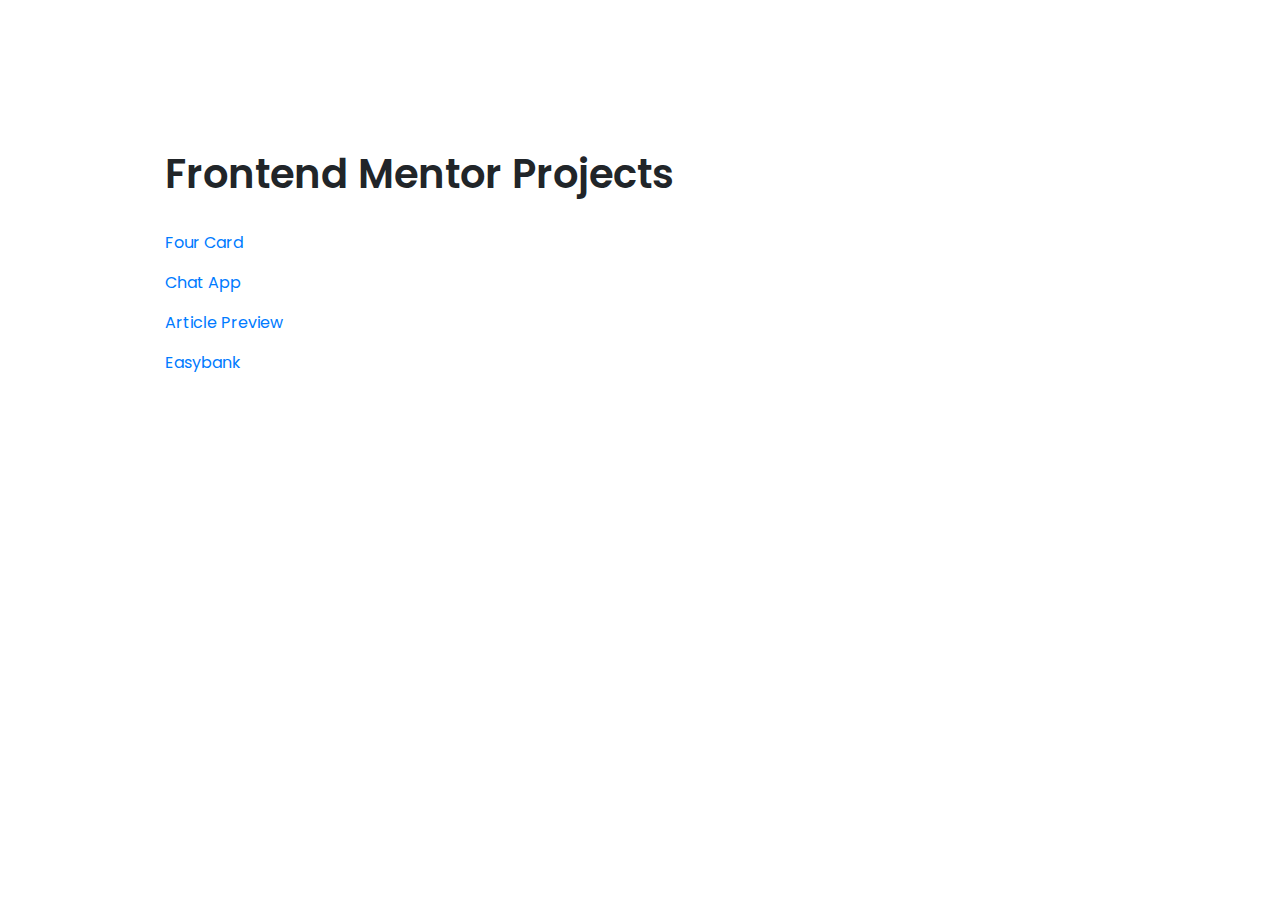
<file: index.html>
<!DOCTYPE html>
<html lang="fr">

<head>
    <meta charset="UTF-8">
    <meta name="viewport" content="width=device-width, initial-scale=1.0">
    <link rel="stylesheet" href="https://stackpath.bootstrapcdn.com/bootstrap/4.5.2/css/bootstrap.min.css" integrity="sha384-JcKb8q3iqJ61gNV9KGb8thSsNjpSL0n8PARn9HuZOnIxN0hoP+VmmDGMN5t9UJ0Z" crossorigin="anonymous">
    <link href="https://fonts.googleapis.com/css2?family=Poppins:wght@200;400;600&display=swap" rel="stylesheet">
    <title>Frontend Mentor</title>
</head>

<body>
    <div class="page" style="padding: 150px; font-family: 'Poppins', sans-serif;">
        <div class="container">
            <h1 style="font-weight: 600; margin-bottom: 25px;">Frontend Mentor Projects</h1>
            <ul class="nav flex-column">
                <a class="nav-link" href="/four-card" style="padding-left: 0;">Four Card</a>
                <a class="nav-link" href="/chat-app" style="padding-left: 0">Chat App</a>
                <a class="nav-link" href="/article-preview" style="padding-left: 0">Article Preview</a>
                <a class="nav-link" href="/easybank" style="padding-left: 0">Easybank</a>
            </ul>
        </div>
    </div>
</body>

</html>
</file>
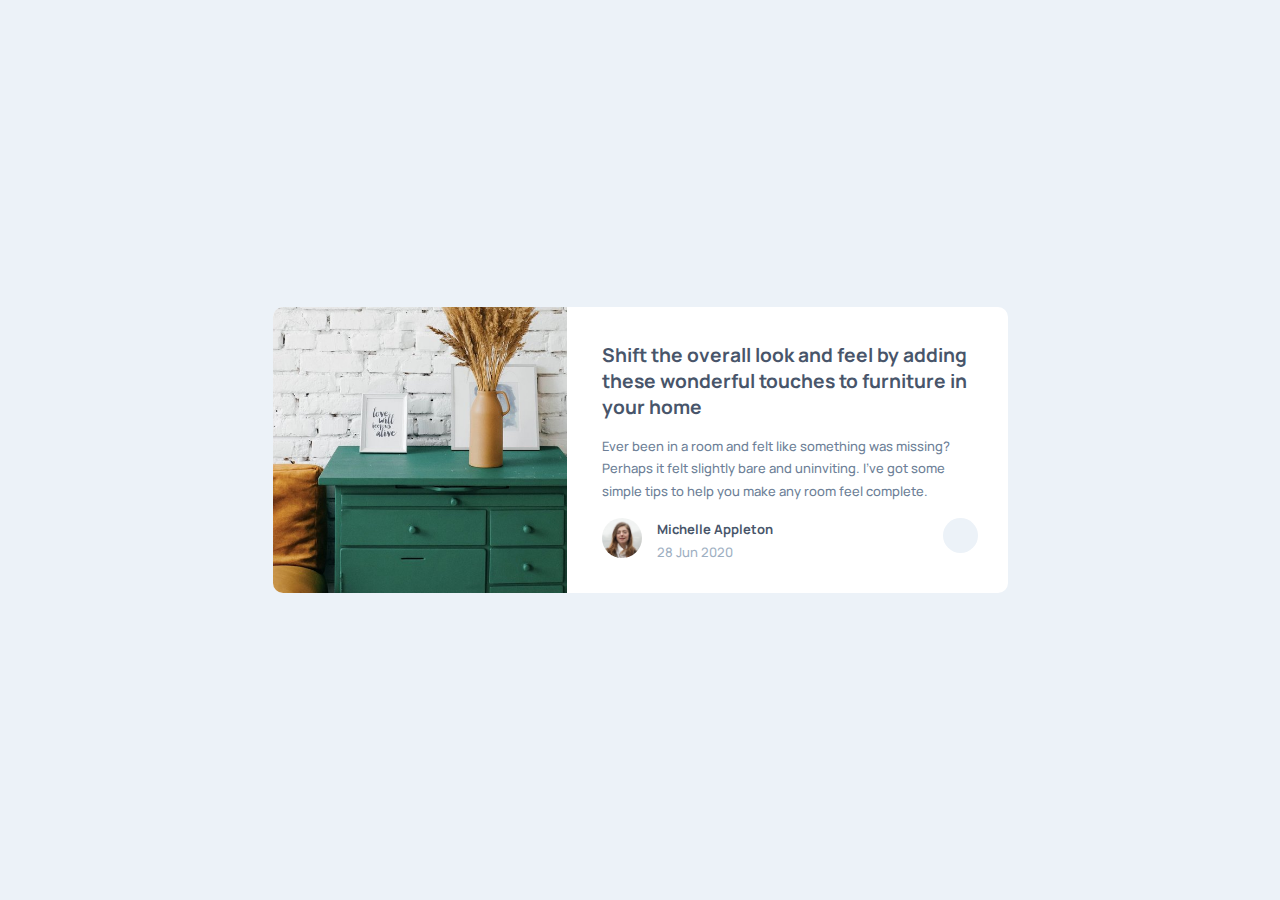
<file: article-preview/index.html>
<!DOCTYPE html>
<html lang="fr">

<head>
    <meta charset="UTF-8" />
    <meta name="viewport" content="width=device-width, initial-scale=1.0" />
    <meta name="description" content="Reproduction web design" />
    <link rel="icon" type="image/png" sizes="32x32" href="assets/img/favicon-32x32.png" />
    <link rel="stylesheet" href="assets/css/style.css" />
    <link rel="stylesheet" href="assets/css/media.css" />
    <link href="https://fonts.googleapis.com/css2?family=Manrope:wght@500;700&display=swap" rel="stylesheet">
    <link rel="stylesheet" href="https://use.fontawesome.com/releases/v5.6.3/css/all.css" integrity="sha384-UHRtZLI+pbxtHCWp1t77Bi1L4ZtiqrqD80Kn4Z8NTSRyMA2Fd33n5dQ8lWUE00s/" crossorigin="anonymous">
    <title>Article Preview</title>
</head>

<body>
    <div class="page">
        <div class="article-container container">
            <div class="article">
                <div class="img-article"></div>
                <div class="content-article">
                    <h1>Shift the overall look and feel by adding these wonderful touches to furniture in your home</h1>
                    <p>Ever been in a room and felt like something was missing?
                        Perhaps it felt slightly bare and uninviting. I've got some simple tips to help you make any room feel complete.
                    </p>
                    <div class="user-share">
                        <div class="user-article">
                            <img src="assets/img/avatar-michelle.jpg" class="avatar" alt="Michelle">
                            <div class="user-infos">
                                <span class="user-name">Michelle Appleton</span>
                                <span class="date">28 Jun 2020</span>
                            </div>
                        </div>
                        <a href="#" class="article-share"><i class="fas fa-share"></i></a>
                    </div>
                </div>
            </div>
        </div>
    </div>
</body>

</html>
</file>
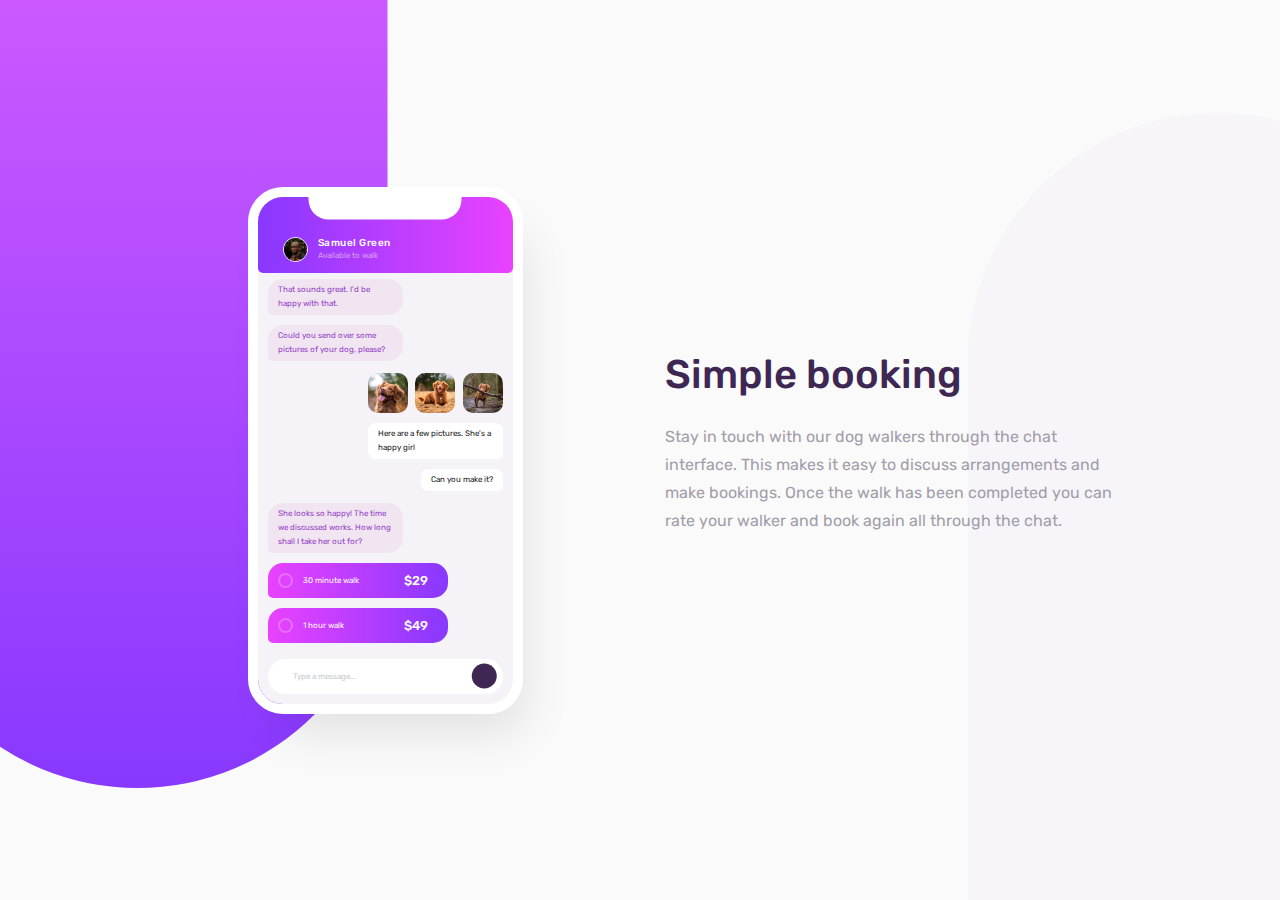
<file: chat-app/index.html>
<!DOCTYPE html>
<html lang="fr">

<head>
    <meta charset="UTF-8" />
    <meta name="viewport" content="width=device-width, initial-scale=1.0" />
    <meta name="description" content="Reproduction web design" />
    <link rel="icon" type="image/png" sizes="32x32" href="assets/img/favicon-32x32.png" />
    <link rel="stylesheet" href="assets/css/style.css" />
    <link rel="stylesheet" href="assets/css/media.css" />
    <link href="https://fonts.googleapis.com/css2?family=Rubik:wght@400;500;700&display=swap" rel="stylesheet">
    <link rel="stylesheet" href="https://use.fontawesome.com/releases/v5.6.3/css/all.css" integrity="sha384-UHRtZLI+pbxtHCWp1t77Bi1L4ZtiqrqD80Kn4Z8NTSRyMA2Fd33n5dQ8lWUE00s/" crossorigin="anonymous">
    <title>Chat App</title>
</head>

<body>
    <div class="page">
        <div class="hero">
            <div class="background-purple"></div>
            <div class="background-grey"></div>
            <div class="container-hero container">
                <div class="col-hero col-mobile">
                    <div class="mobile">
                        <div class="mobile-top"></div>
                        <div class="mobile-screen">
                            <div class="mobile-head">
                                <div class="content-mobile-head">
                                    <div class="content-profile">
                                        <i class="fas fa-chevron-left"></i>
                                        <div class="profile">
                                            <div class="avatar-user">
                                                <img src="assets/img/avatar.jpg" class="img-fluid" alt="User">
                                            </div>
                                            <div class="infos-user">
                                                <h3 class="name-user">Samuel Green</h3>
                                                <span class="status-user">Available to walk</span>
                                            </div>
                                        </div>
                                    </div>
                                    <div class="content-edit-profile">
                                        <i class="fas fa-ellipsis-v"></i>
                                    </div>
                                </div>
                            </div>
                            <div class="content-mobile-app">
                                <div class="messages-app">
                                    <div class="messages-user messages-left">
                                        <div class="message-user message">
                                            <p>That sounds great. I'd be happy with that.</p>
                                        </div>
                                        <div class="message-user message">
                                            <p>Could you send over some pictures of your dog, please?</p>
                                        </div>
                                    </div>
                                    <div class="messages-user messages-right">
                                        <div class="message-user message-user-pictures">
                                            <img src="assets/img/dog-image-1.jpg" alt="">
                                            <img src="assets/img/dog-image-2.jpg" alt="">
                                            <img src="assets/img/dog-image-3.jpg" alt="">
                                        </div>
                                        <div class="message-user message">
                                            <p>Here are a few pictures. She's a happy girl</p>
                                        </div>
                                        <div class="message-user message">
                                            <p>Can you make it?</p>
                                        </div>
                                    </div>
                                    <div class="messages-user messages-left">
                                        <div class="message-user message">
                                            <p>She looks so happy! The time we discussed works. How long shall I take her out for?</p>
                                        </div>
                                        <div class="message-user request">
                                            <div class="request-infos">
                                                <div class="request-radio"></div>
                                                <span>30 minute walk</span>
                                            </div>
                                            <span class="request-price">$29</span>
                                        </div>
                                        <div class="message-user request">
                                            <div class="request-infos">
                                                <div class="request-radio"></div>
                                                <span>1 hour walk</span>
                                            </div>
                                            <span class="request-price">$49</span>
                                        </div>
                                    </div>
                                </div>
                                <div class="input-message">
                                    <span>Type a message...</span>
                                    <a href="#" class="btn-input-message"><i class="fas fa-chevron-right"></i></a>
                                </div>
                            </div>
                        </div>
                    </div>
                </div>
                <div class="col-hero">
                    <div class="content-text">
                        <h1>Simple booking</h1>
                        <p>Stay in touch with our dog walkers through the chat interface.
                            This makes it easy to discuss arrangements and make bookings.
                            Once the walk has been completed you can rate your walker and book
                            again all through the chat.
                        </p>
                    </div>
                </div>
            </div>
        </div>
    </div>
</body>

</html>
</file>
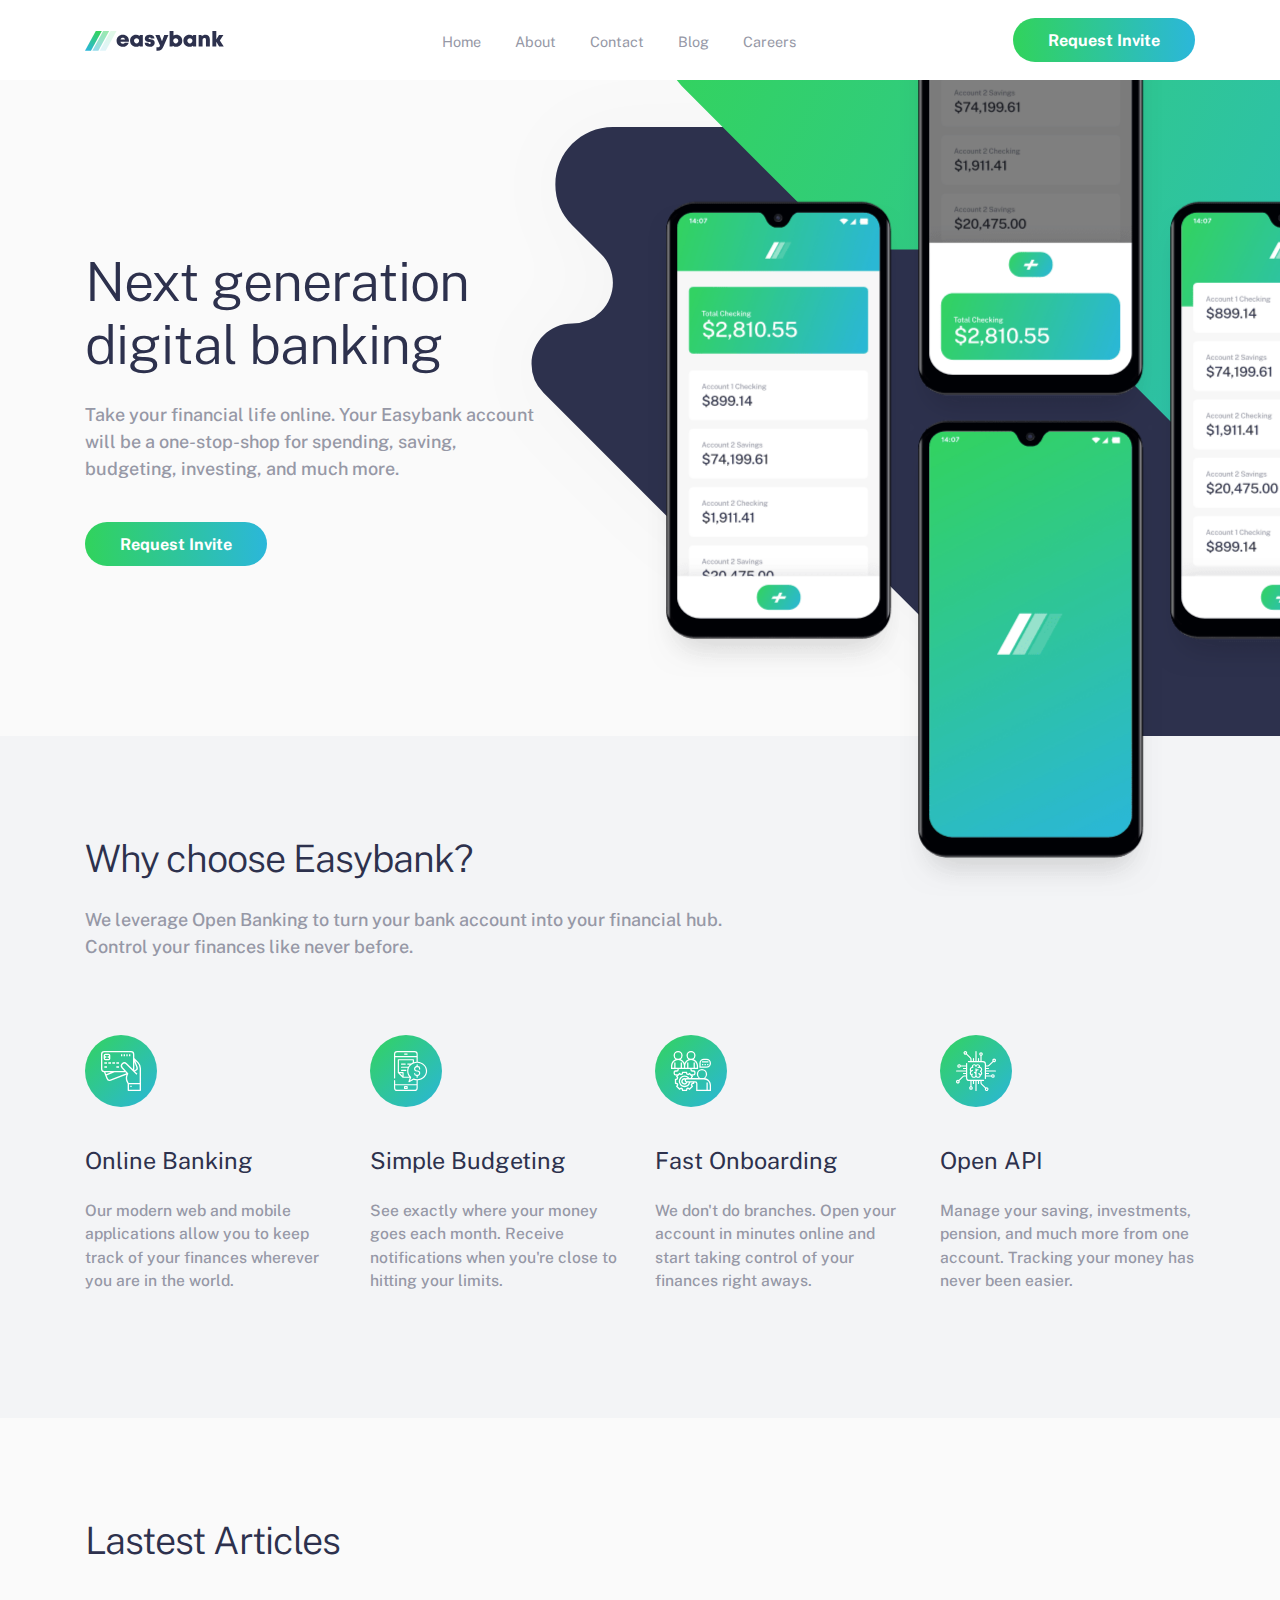
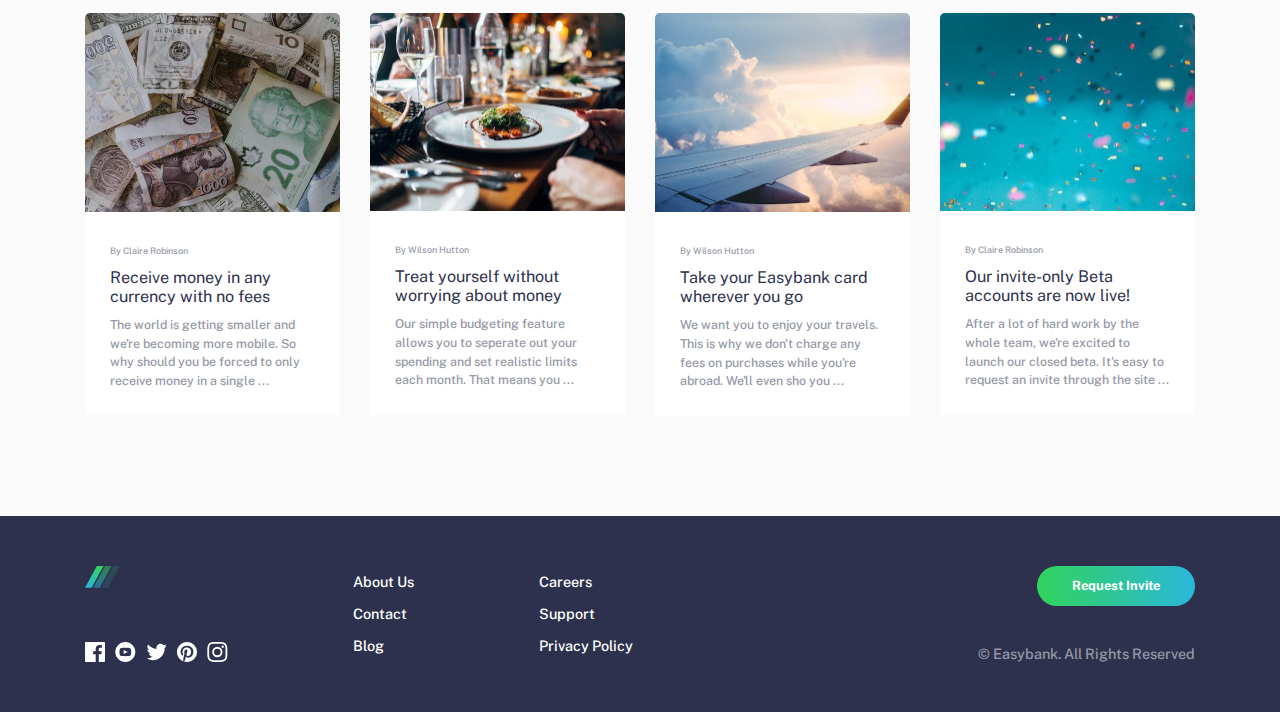
<file: easybank/index.html>
<!DOCTYPE html>
<html lang="fr">

<head>
    <meta charset="UTF-8" />
    <meta name="viewport" content="width=device-width, initial-scale=1.0" />
    <meta name="description" content="Reproduction web design" />
    <link rel="icon" type="image/png" sizes="32x32" href="assets/img/favicon-32x32.png" />
    <link rel="stylesheet" href="assets/css/style.css" />
    <link rel="stylesheet" href="assets/css/media.css" />
    <link href="https://fonts.googleapis.com/css2?family=Public+Sans:wght@300;400;700&display=swap" rel="stylesheet">
    <link rel="stylesheet" href="https://use.fontawesome.com/releases/v5.6.3/css/all.css"
        integrity="sha384-UHRtZLI+pbxtHCWp1t77Bi1L4ZtiqrqD80Kn4Z8NTSRyMA2Fd33n5dQ8lWUE00s/" crossorigin="anonymous">
    <title>Easy Bank</title>
</head>

<body>
    <div class="page">
        <div class="navbar">
            <div class="container">
                <div class="navbar-content">
                    <a href="#" class="logo"><img src="assets/img/logo.svg"></a>
                    <ul class="menu">
                        <li><a href="#">Home</a></li>
                        <li><a href="#">About</a></li>
                        <li><a href="#">Contact</a></li>
                        <li><a href="#">Blog</a></li>
                        <li><a href="#">Careers</a></li>
                    </ul>
                    <a href="#" class="btn">Request Invite</a>
                </div>
            </div>
        </div>
        <div class="banner">
            <div class="container">
                <div class="banner-content">
                    <h1>Next generation digital banking</h1>
                    <p>Take your financial life online. Your Easybank account will be a
                        one-stop-shop for spending, saving, budgeting, investing, and much more.
                    </p>
                    <a href="#" class="btn">Request Invite</a>
                </div>
            </div>
            <img src="assets/img/image-mockups.png" class="banner-mockup" alt="Mockup">
            <img src="assets/img/bg-intro-desktop.svg" class="banner-bg" alt="Background">
        </div>
        <div class="choose-easybank">
            <div class="container padtb-100">
                <div class="choose-easybank-content">
                    <div class="title-content">
                        <h2>Why choose Easybank?</h2>
                        <p>We leverage Open Banking to turn your bank account into your financial hub.
                            Control your finances like never before.
                        </p>
                    </div>
                </div>
                <div class="choose-reasons">
                    <div class="reason">
                        <img src="assets/img/icon-online.svg" alt="">
                        <h3>Online Banking</h3>
                        <p>Our modern web and mobile applications allow you to keep track of your finances
                            wherever you are in the world.
                        </p>
                    </div>
                    <div class="reason">
                        <img src="assets/img/icon-budgeting.svg" alt="">
                        <h3>Simple Budgeting</h3>
                        <p>See exactly where your money goes each month.
                            Receive notifications when you're close to hitting your limits.
                        </p>
                    </div>
                    <div class="reason">
                        <img src="assets/img/icon-onboarding.svg" alt="">
                        <h3>Fast Onboarding</h3>
                        <p>We don't do branches. Open your account in minutes online and start
                            taking control of your finances right aways.
                        </p>
                    </div>
                    <div class="reason">
                        <img src="assets/img/icon-api.svg" alt="">
                        <h3>Open API</h3>
                        <p>Manage your saving, investments, pension, and much more from one account.
                            Tracking your money has never been easier.
                        </p>
                    </div>
                </div>
            </div>
        </div>
        <div class="articles-easybank">
            <div class="container padtb-100">
                <div class="articles-easybank-content">
                    <div class="title-content">
                        <h2>Lastest Articles</h2>
                    </div>
                </div>
                <div class="articles">
                    <div class="container-article">
                        <div class="article">
                            <img src="assets/img/image-currency.jpg" class="img-fluid" alt="">
                            <div class="content-article">
                                <span class="author-article">By Claire Robinson</span>
                                <h4>Receive money in any currency with no fees</h4>
                                <p>The world is getting smaller and we're becoming more mobile.
                                    So why should you be forced to only receive money in a single ...
                                </p>
                            </div>
                        </div>
                    </div>
                    <div class="container-article">
                        <div class="article">
                            <img src="assets/img/image-restaurant.jpg" class="img-fluid" alt="">
                            <div class="content-article">
                                <span class="author-article">By Wilson Hutton</span>
                                <h4>Treat yourself without worrying about money</h4>
                                <p>Our simple budgeting feature allows you to seperate out your
                                    spending and set realistic limits each month. That means you ...
                                </p>
                            </div>
                        </div>
                    </div>
                    <div class="container-article">
                        <div class="article">
                            <img src="assets/img/image-plane.jpg" class="img-fluid" alt="">
                            <div class="content-article">
                                <span class="author-article">By Wilson Hutton</span>
                                <h4>Take your Easybank card wherever you go</h4>
                                <p>We want you to enjoy your travels.
                                    This is why we don't charge any
                                    fees on purchases while you're abroad. We'll even sho you ...
                                </p>
                            </div>
                        </div>
                    </div>
                    <div class="container-article">
                        <div class="article">
                            <img src="assets/img/image-confetti.jpg" class="img-fluid" alt="">
                            <div class="content-article">
                                <span class="author-article">By Claire Robinson</span>
                                <h4>Our invite-only Beta accounts are now live!</h4>
                                <p>After a lot of hard work by the whole team, we're excited to launch our closed beta.
                                    It's easy to request an invite through the site ...
                                </p>
                            </div>
                        </div>
                    </div>
                </div>
            </div>
        </div>
        <footer>
            <div class="container">
                <div class="footer-content">
                    <div class="footer-left">
                        <div class="socials-links">
                            <img src="assets/img/logo.svg" alt="">
                            <ul class="socials">
                                <li><a href="#"><img src="assets/img/icon-facebook.svg" alt=""></a></li>
                                <li><a href="#"><img src="assets/img/icon-youtube.svg" alt=""></a></li>
                                <li><a href="#"><img src="assets/img/icon-twitter.svg" alt=""></a></li>
                                <li><a href="#"><img src="assets/img/icon-pinterest.svg" alt=""></a></li>
                                <li><a href="#"><img src="assets/img/icon-instagram.svg" alt=""></a></li>
                            </ul>
                        </div>
                        <ul class="menu-footer">
                            <div class="menu-footer-left">
                                <li><a href="#">About Us</a></li>
                                <li><a href="#">Contact</a></li>
                                <li><a href="#">Blog</a></li>
                            </div>
                            <div class="menu-footer-right">
                                <li><a href="#">Careers</a></li>
                                <li><a href="#">Support</a></li>
                                <li><a href="#">Privacy Policy</a></li>
                            </div>

                        </ul>
                    </div>
                    <div class="footer-right">
                        <a href="#" class="btn">Request Invite</a>
                        <span class="copyright">© Easybank. All Rights Reserved</span>
                    </div>
                </div>
            </div>
        </footer>
    </div>
</body>

</html>
</file>
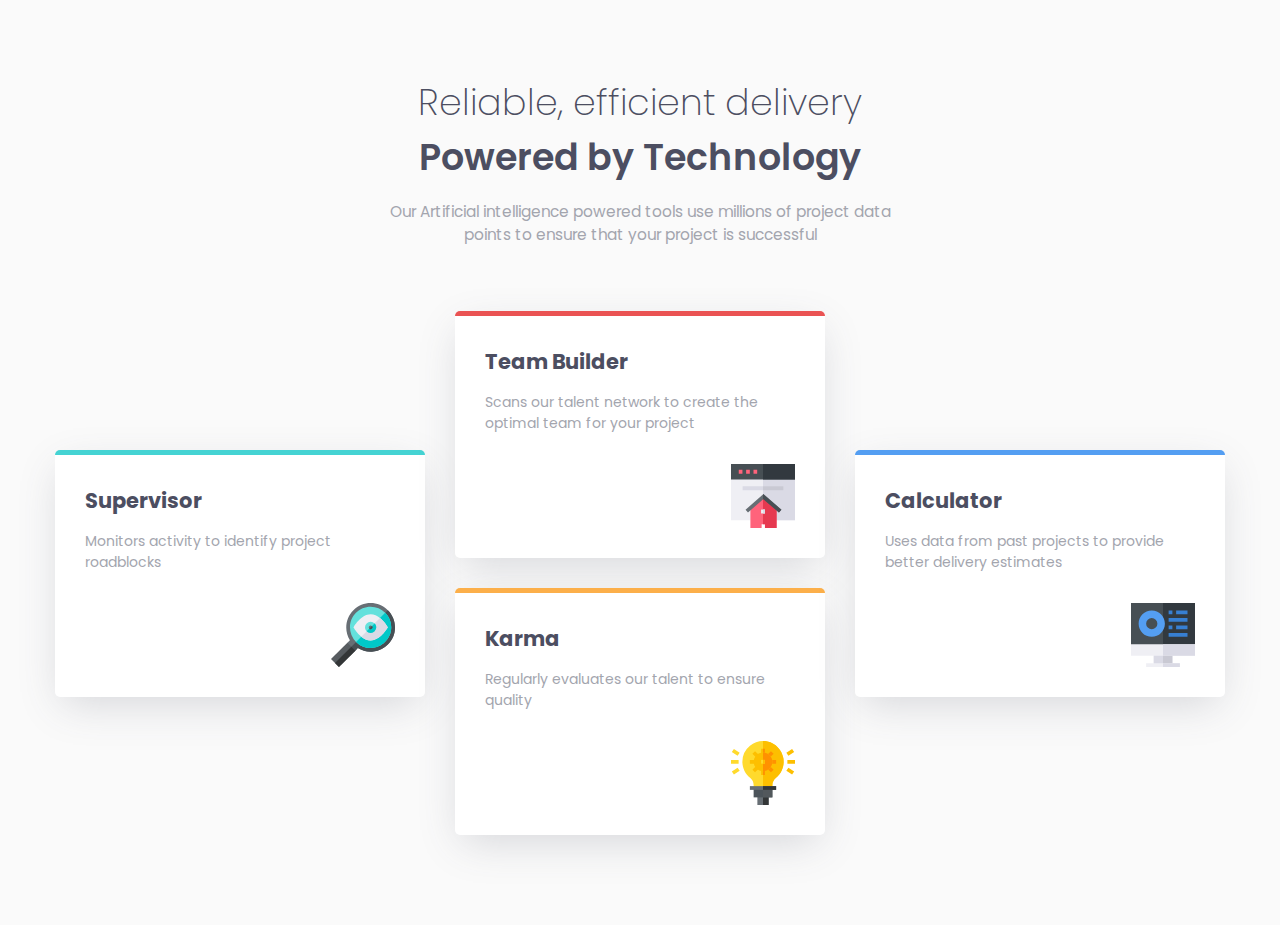
<file: four-card/index.html>
<!DOCTYPE html>
<html lang="fr">

<head>
    <meta charset="UTF-8">
    <meta name="viewport" content="width=device-width, initial-scale=1.0">
    <meta name="description" content="Reproduction web design">
    <link rel="icon" type="image/png" sizes="32x32" href="assets/img/favicon-32x32.png">
    <link href="https://fonts.googleapis.com/css2?family=Poppins:wght@200;400;600&display=swap" rel="stylesheet">
    <link rel="stylesheet" href="assets/css/style.css">
    <link rel="stylesheet" href="assets/css/media.css">
    <title>Four card</title>
</head>

<body>
    <div class="page">
        <div class="container">
            <div class="content-page">
                <div class="content-top">
                    <h1 class="h1-light">Reliable, efficient delivery</h1>
                    <h1>Powered by Technology</h1>
                    <p class="content-top-desc">
                        Our Artificial intelligence powered tools use millions of project data
                        points to ensure that your project is successful
                    </p>
                </div>
                <div class="content-cards">
                    <div class="column-card">
                        <div class="card">
                            <div class="content-card" style="border-color: hsl(180, 62%, 55%);">
                                <h2>Supervisor</h2>
                                <p>Monitors activity to identify project roadblocks</p>
                                <img src="assets/img/icon-supervisor.svg" alt="Loupe">
                            </div>
                        </div>
                    </div>
                    <div class="column-card">
                        <div class="card">
                            <div class="content-card" style="border-color: hsl(0, 78%, 62%);">
                                <h2>Team Builder</h2>
                                <p>Scans our talent network to create the optimal team for your project</p>
                                <img src="assets/img/icon-team-builder.svg" alt="house">
                            </div>
                        </div>
                        <div class="card">
                            <div class="content-card" style="border-color: hsl(34, 97%, 64%);">
                                <h2>Karma</h2>
                                <p>Regularly evaluates our talent to ensure quality</p>
                                <img src="assets/img/icon-karma.svg" alt="karma">
                            </div>
                        </div>
                    </div>
                    <div class="column-card">
                        <div class="card">
                            <div class="content-card" style="border-color: hsl(212, 86%, 64%);">
                                <h2>Calculator</h2>
                                <p>Uses data from past projects to provide better delivery estimates</p>
                                <img src="assets/img/icon-calculator.svg" alt="calculator">
                            </div>
                        </div>
                    </div>
                </div>
            </div>
        </div>
    </div>
</body>

</html>
</file>
<file: article-preview/assets/css/style.css>
:root {
    --very-dark-grayish-blue: hsl(217, 19%, 35%);
    --desaturated-dark-blue: hsl(214, 17%, 51%);
    --grayish-blue: hsl(212, 23%, 69%);
    --light-grayish-blue: hsl(210, 46%, 95%);
}

body {
    position: relative;
    width: 100%;
    height: 100%;
    margin: 0;
    padding: 0;
    font-family: 'Manrope', sans-serif;
    font-size: 13px;
    font-weight: 500;
    background-color: var(--light-grayish-blue);
    color: var(--desaturated-dark-blue);
}

* {
    box-sizing: border-box;
}

ul {
    margin: 0;
    padding: 0;
}

p {
    margin: 0;
}

li {
    list-style: none;
}

a {
    display: block;
    text-decoration: none;
}

h1,
h2,
h3,
h4 {
    margin: 0;
}

p {
    margin: 15px 0;
    line-height: 1.75em;
}

img{
    vertical-align: middle;
}

.container {
    position: relative;
    margin: 0 auto;
    padding-right: 15px;
    padding-left: 15px;
    max-width: 1440px;
}

h1{
    color: var(--very-dark-grayish-blue);
}

.page .article-container{
    height: 100vh;
    display: flex;
    justify-content: center;
    align-items: center;
}

.img-article{
    overflow: hidden;
    width: 40%;
    background-image: url('../img/drawers.jpg');
    background-size: cover;
    background-repeat: no-repeat;
}

.article{
    display: flex;
    max-width: 735px;
    border-radius: 10px;
    background-color: #fff;
    overflow: hidden;
}

.content-article{
    padding: 35px 30px 30px 35px;
    display: flex;
    flex-direction: column;
    width: 60%;
}

.content-article h1{
    font-size: 1.475em;
}

.avatar{
    height: 40px;
    width: 40px;
    border-radius: 40px;
}

.user-share{
    display: flex;
    justify-content: space-between;
}

.user-article{
    display: flex;
}

.user-infos{
    display: flex;
    flex-direction: column;
    padding: 0 15px;
    line-height: 1.75em;
}

.user-name{
    color: var(--very-dark-grayish-blue);
    font-weight: 700;
}

.article-share{
    height: 35px;
    width: 35px;
    background-color: var(--light-grayish-blue);
    border-radius: 999px;
    position: relative;
    display: flex;
    justify-content: center;
    align-items: center;
    color: var(--desaturated-dark-blue);
}

.date{
    color: var(--grayish-blue);
}
</file>
<file: article-preview/assets/css/media.css>
@media screen and (max-width: 800px){
    .article{
        flex-direction: column;
        max-width: 350px;
    }

    .img-article{
        height: 230px;
        width: 100%;
    }

    .content-article{
        width: 100%;
    }

    .page .article-container{
        height: 100%;
        padding: 75px 25px;
    }

    .user-share{
        margin-top: 15px;
    }

    .content-article{
        padding: 34px 34px 20px 34px
    }

    .content-article h1{
        font-size: 1.25em;
    }
}
</file>
<file: chat-app/assets/css/style.css>
:root {
    --pale-violet: hsl(276,100%,81%);
    --moderate-violet: hsl(276,55%,52%);
    --desaturated-dark-violet: hsl(271,15%,43%);
    --grayish-blue: hsl(206,6%,79%);
    --very-dark-desaturated-violet: hsl(271,36%,24%);
    --dark-grayish-violet: hsl(270,7%,64%);
    --white: hsl(0,0%,100%);
    --light-grayish-violet: hsl(270,20%,96%);
    --very-light-magenta: hsl(289,100%,72%);
}

body {
    position: relative;
    width: 100%;
    height: 100%;
    margin: 0;
    padding: 0;
    font-family: 'Rubik',sans-serif;
    font-size: 16px;
    font-weight: 400;
    color: var(--dark-grayish-violet);
    background-color: #fafafa;
}

* {
    box-sizing: border-box;
}

ul {
    margin: 0;
    padding: 0;
}

p {
    margin: 0;
}

li {
    list-style: none;
}

a {
    display: block;
    text-decoration: none;
}

h1,
h2,
h3,
h4 {
    margin: 0;
}

p {
    margin: 15px 0;
    line-height: 1.75em;
}

.img-fluid {
    width: 100%;
    height: auto;
}

.container {
    position: relative;
    margin: 0 auto;
    padding-right: 15px;
    padding-left: 15px;
    max-width: 1050px;
}

.hero {
    display: flex;
    position: relative;
    align-items: center;
    height: 100vh;
    overflow: hidden;
}

.container-hero {
    display: flex;
    flex-wrap: wrap;
}

.col-hero {
    display: flex;
    align-items: center;
    width: 50%;
    padding-right: 25px;
    padding-left: 25px;
}

.col-mobile{
    display: flex;
    justify-content: center;
}

.content-text h1 {
    margin-bottom: 25px;
    font-size: 2.5em;
    font-weight: 500;
    color: var(--very-dark-desaturated-violet);
}

.mobile {
    position: relative;
    min-width: 275px;
    border: 10px solid #fff;
    border-radius: 35px;
    overflow: hidden;
    font-size: 8px;
    -webkit-box-shadow: 16px 32px 47px -14px rgba(0,0,0,0.1);
    -moz-box-shadow: 16px 32px 47px -14px rgba(0,0,0,0.1);
    box-shadow: 16px 32px 47px -14px rgba(0,0,0,0.1);
}

.mobile-top {
    position: absolute;
    top: 0;
    left: 50%;
    width: 60%;
    height: 45px;
    border-radius: 20px;
    background-color: #fff;
    transform: translate(-50%,-50%);
}

.mobile-screen {
    display: flex;
    flex-direction: column;
    height: 100%;
    background-color: var(--light-grayish-violet);
}

.mobile-head {
    padding: 40px 15px 10px;
    border-bottom-left-radius: 5px;
    border-bottom-right-radius: 5px;
    background: #8838ff;
    background: linear-gradient(90deg,rgba(136,56,255,1) 0%,rgba(233,66,255,1) 100%);
}

.content-mobile-head {
    display: flex;
    align-items: center;
    justify-content: space-between;
    color: #fff;
}

.content-mobile-head .profile {
    display: flex;
    align-items: center;
    margin: 0 10px;
}

.avatar-user {
    width: 25px;
    height: 25px;
    border: 1px solid #fff;
    border-radius: 40px;
    overflow: hidden;
}

.content-profile {
    display: flex;
    align-items: center;
}

.status-user {
    display: block;
    padding: 2.5px 0;
    color: var(--pale-violet);
}

.name-user {
    font-size: 1.25em;
    font-weight: 500;
    letter-spacing: .5px;
}

.infos-user {
    margin: 0 10px;
}

.content-mobile-app {
    padding: 0 10px;
}

.messages-user {
    display: flex;
    flex-direction: column;
    padding: 1px 0;
}

.message-user {
    margin: 5px 0;
}

.message-user p {
    margin: 0;
}

.messages-user .message {
    padding: 4px 10px;
    max-width: 135px;
}

.messages-user .request {
    display: flex;
    align-items: center;
    justify-content: space-between;
    padding: 10px 20px 10px 10px;
    max-width: 180px;
    color: #fff;
    background: #e942ff;
    background: linear-gradient(90deg,rgba(233,66,255,1) 0%,rgba(136,56,255,1) 100%);
}

.message-user-pictures {
    display: flex;
}

.message-user-pictures img {
    width: 40px;
    height: 40px;
    border-radius: 10px;
}

.messages-left .message {
    color: var(--moderate-violet);
    background-color: #f1e5f1;
}

.messages-left .message-user-pictures img {
    margin-right: 7.5px;
}

.messages-right .message-user {
    border-top-left-radius: 7.5px;
    border-top-right-radius: 7.5px;
    border-bottom-left-radius: 7.5px;
    border-bottom-right-radius: 5px;
}

.messages-left .message-user {
    border-top-left-radius: 15px;
    border-top-right-radius: 15px;
    border-bottom-left-radius: 5px;
    border-bottom-right-radius: 15px;
}

.messages-right {
    align-items: flex-end;
}

.messages-right .message {
    color: #1a1a1a;
    background-color: #fff;
}

.messages-right .message-user-pictures img {
    margin-left: 7.5px;
}

.request-price {
    font-size: 1.6em;
    font-weight: 500;
}

.request-infos {
    display: flex;
    align-items: center;
}

.request-radio {
    width: 15px;
    height: 15px;
    margin-right: 10px;
    border: 2px solid var(--very-light-magenta);
    border-radius: 30px;
}

.input-message {
    position: relative;
    margin: 10px 0;
    padding: 13px 25px;
    border-radius: 50px;
    background-color: #fff;
    color: var(--grayish-blue);
}

.btn-input-message {
    position: absolute;
    display: flex;
    justify-content: center;
    align-items: center;
    top: 50%;
    right: 0;
    width: 25px;
    height: 25px;
    border-radius: 50px;
    font-size: 1.25em;
    color: #fff;
    background-color: var(--very-dark-desaturated-violet);
    transform: translate(-25%,-50%);
}

.background-purple {
    position: absolute;
    top: 0;
    left: 0;
    width: 500px;
    height: 87.5vh;
    border-bottom-left-radius: 999px;
    border-bottom-right-radius: 999px;
    background: rgb(203,89,255);
background: linear-gradient(180deg, rgba(203,89,255,1) 0%, rgba(136,56,255,1) 100%);
    transform: translateX(-22.5%);
}

.background-grey {
    position: absolute;
    right: 0;
    bottom: 0;
    width: 500px;
    height: 87.5vh;
    border-top-left-radius: 999px;
    border-top-right-radius: 999px;
    background-color: #f7f5fa;
    transform: translateX(37.5%);
}
</file>
<file: chat-app/assets/css/media.css>
@media screen and (max-width: 1050px){.container-hero{flex-direction:column}.col-hero{width:100%;text-align:center;padding-top:40px;padding-bottom:40px;}.col-mobile{padding-top:75px}.hero{height:100%}.background-purple{transform:translateX(-50%);width:100%;height:70vh}.background-grey{transform:translateX(50%);width:100%;height:70vh}}
</file>
<file: easybank/assets/css/style.css>
:root {
    --dark-blue: hsl(233, 26%, 24%);
    --lime-green: hsl(136, 65%, 51%);
    --bright-cyan: hsl(192, 70%, 51%);
    --grayish-blue: hsl(233, 8%, 62%);
    --light-grayish-blue: hsl(220, 16%, 96%);
    --very-light-gray: hsl(0, 0%, 98%);
    --white: hsl(0, 0%, 100%);
}

body {
    position: relative;
    width: 100%;
    height: 100%;
    margin: 0;
    padding: 0;
    font-family: 'Public Sans', sans-serif;
    font-size: 18px;
    font-weight: 500;
    background-color: var(--very-light-gray);
    color: var(--grayish-blue);
}

* {
    box-sizing: border-box;
}

ul {
    margin: 0;
    padding: 0;
}

p {
    margin: 0;
}

li {
    list-style: none;
}

a {
    display: block;
    text-decoration: none;
}

h1,
h2,
h3,
h4 {
    margin: 0;
    color: var(--dark-blue);
}

p {
    margin: 25px 0;
    line-height: 1.5em;
}

img{
    vertical-align: middle;
}

h1{
    font-size: 3em;
    font-weight: 300;
    letter-spacing: -1px;
}

h2{
    font-size: 2.1em;
    letter-spacing: -1px;
    font-weight: 300;
}

h3{
    font-size: 1.3em;
    font-weight: 400;
}

h4{
    font-size: 0.9em;
    font-weight: 400;
}

.title-content{
    max-width: 650px;
}

.container {
    position: relative;
    margin: 0 auto;
    padding-right: 15px;
    padding-left: 15px;
    max-width: 1140px;
    height: 100%;
}

.padtb-100{
    padding-top: 100px;
    padding-bottom: 100px;
}

.btn{
    color: var(--white);
    padding: 12.5px 35px;
    background: rgb(49,211,92);
    background: linear-gradient(90deg, rgba(49,211,92,1) 0%, rgba(43,183,218,1) 100%);
    font-size: 0.9em;
    border-radius: 50px;
    display: inline-block;
    font-weight: 700;
}

.page{
    overflow: hidden;
}

.img-fluid{
    width: 100%;
    height: auto;
}

/*Navabr*/
.navbar{
    height: 80px;
    background-color: var(--white);
    position: fixed;
    width: 100%;
    z-index: 999;
}

.navbar-content{
    display: flex;
    align-items: center;
    height: 100%;
    justify-content: space-between;
}

.menu li{
    display: inline-block;
    font-size: 0.8em;
    padding: 0 15px;
    font-weight: 400;
}

.menu a{
    color: var(--grayish-blue);
}

/*Banner*/
.banner{
    padding: 250px 0 170px 0;
    position: relative;
}

.banner-content{
    max-width: 450px;
}

.banner-content .btn{
    margin-top: 15px;
}

.banner-mockup{
    position: absolute;
    top: 0;
    right: 0;
    transform: translate(17.5%, -4.5%);
}

.banner-bg{
    position: absolute;
    top: -180px;
    right: -450px;
    z-index: -99;
}

/*Choose Easybank*/
.choose-easybank{
    background-color: var(--light-grayish-blue);
    z-index: 1;
}

.choose-reasons, .articles{
    display: flex;
    margin: 75px -15px 0 -15px;
    flex-wrap: wrap;
}

.reason, .container-article{
    width: 25%;
    padding: 0 15px;
}

.reason img{
    margin-bottom: 40px;
}

.reason p{
    font-size: 0.87em;
}

/*Articles*/
.articles{
    margin-top: 50px;
}

.article{
    background-color: var(--white);
    border-top-left-radius: 5px;
    border-top-right-radius: 5px;
    overflow: hidden;
}

.content-article{
    padding: 25px;
}

.author-article{
    font-size: 0.5em;
}

.content-article h4{
    margin: 10px 0;
}

.content-article p{
    margin: 0;
    font-size: 0.69em;
}

/*Footer*/
footer{
    background-color: var(--dark-blue);
    color: var(--white);
    padding: 50px 0;
    font-size: 0.8em;
}

.footer-content{
    display: flex;
    justify-content: space-between;
}

.footer-right, .socials-links{
    display: flex;
    justify-content: space-between;
    flex-direction: column;
}

.footer-right{
    align-items: flex-end;
}

.socials li{
    margin-right: 10px;
}

.menu-footer{
    margin-left: 115px;
    display: flex;
}

.menu-footer li{
    padding: 7.5px 0;
}

.menu-footer-left{
    margin-right: 125px;
}

.footer-left{
    display: flex;
}

.copyright{
    color: var(--grayish-blue);
}

.footer-content a{
    color: var(--white);
}

.socials{
    display: flex;
}
</file>
<file: easybank/assets/css/media.css>
@media screen and (max-width: 850px){
    .reason, .container-article{
        width: 50% !important;
    }
}

@media screen and (max-width: 500px){
    .reason, .container-article{
        width: 100% !important;
    }
}
</file>
<file: four-card/assets/css/style.css>
body {
    margin: 0;
    padding: 0;
    font-size: 14px;
    font-weight: 400;
    position: relative;
    font-family: 'Poppins', sans-serif;
    background-color: #fafafa;
    color: hsl(229, 6%, 66%)
}

*{
    box-sizing: border-box;
}

ul {
    padding: 0;
    margin: 0;
}

p{
    margin: 0;
}

li {
    list-style: none;
}

a {
    text-decoration: none;
    display: block;
}

h1, h2, h3, h4{
    margin: 0;
    color: hsl(234, 12%, 34%);
}

h1{
    font-size: 2.6em;
    font-weight: 600;
}

.h1-light{
    font-weight: 200;
}

p{
    margin: 15px 0;
}

.page{
    padding: 75px 0;
}

.container{
    max-width: 1440px;
    margin: 0 auto;
    padding-left: 15px;
    padding-right: 15px;
    position: relative;
}

.content-top{
    text-align: center;
    max-width: 550px;
    margin: 0 auto;
}

.content-top-desc{
    font-size: 1.1em;
    color: hsl(229, 6%, 66%);
}

.content-cards{
    margin-top: 50px;
    display: flex;
    flex-wrap: nowrap;
    align-items: center;
    justify-content: center;
    flex-direction: row;
}

.column-card{
    width: 400px;
}

.card{
    padding: 15px;
}

.content-card{
    border-top: 5px solid;
    padding: 30px;
    border-radius: 5px;
    background-color: #fff;
    box-shadow: 0px 13px 40px -7px rgba(76, 78, 97, 0.21);
}

.content-card img{
    margin-top: 30px;
    margin-left: auto;
    display: block;
}
</file>
<file: four-card/assets/css/media.css>
@media screen and (max-width: 800px) {

  .content-cards{
    flex-wrap: wrap;
  }
}
</file>
